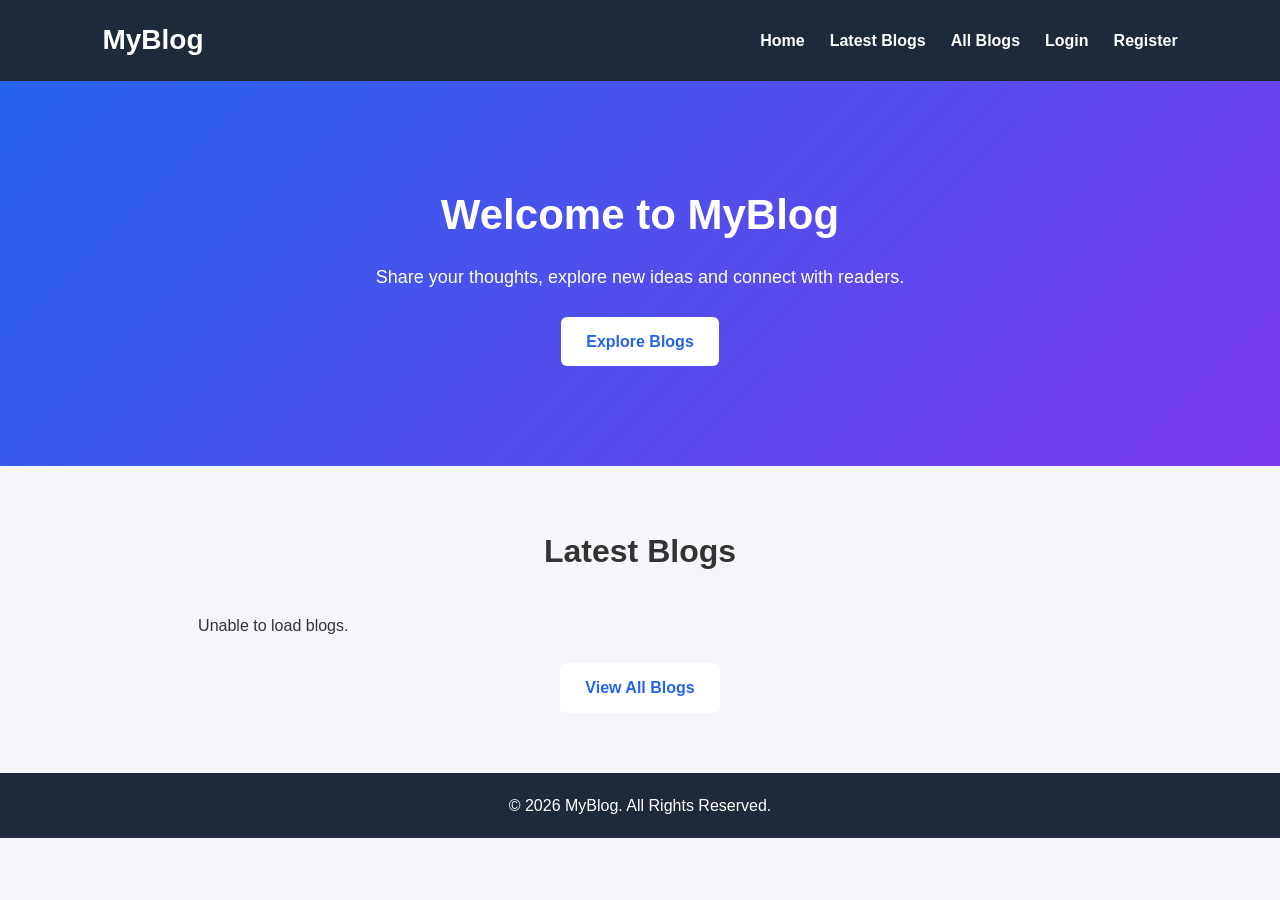
<file: index.html>
<!DOCTYPE html>
<html lang="en">

<head>
    <meta charset="UTF-8">
    <meta name="viewport" content="width=device-width, initial-scale=1.0">
    <title>MyBlog - Share Your Stories</title>

    <link rel="stylesheet" href="style.css">
</head>

<body>

    <!-- Navigation Bar -->
    <header>
        <nav class="navbar">
            <h2 class="logo">MyBlog</h2>

            <ul class="nav-links">
                <li><a href="index.html">Home</a></li>
                <li><a href="#blogs">Latest Blogs</a></li>
                <li><a href="all-blogs.html">All Blogs</a></li>
                <li><a href="login.html">Login</a></li>
                <li><a href="register.html">Register</a></li>
            </ul>
        </nav>
    </header>

    <!-- Hero Section -->
    <section class="hero">
        <h1>Welcome to MyBlog</h1>

        <p>
            Share your thoughts, explore new ideas
            and connect with readers.
        </p>

        <a href="#blogs" class="btn">Explore Blogs</a>
    </section>

    <!-- Latest Blogs Section -->
    <section class="blogs" id="blogs">

        <h2>Latest Blogs</h2>

        <div class="blog-container">
            <p>Loading latest blogs...</p>
        </div>

        <div style="text-align: center; margin-top: 25px;">
            <a href="all-blogs.html" class="btn">View All Blogs</a>
        </div>

    </section>

    <!-- Footer -->
    <footer>
        <p>&copy; 2026 MyBlog. All Rights Reserved.</p>
    </footer>

    <script src="script.js"></script>

</body>

</html>
</file>
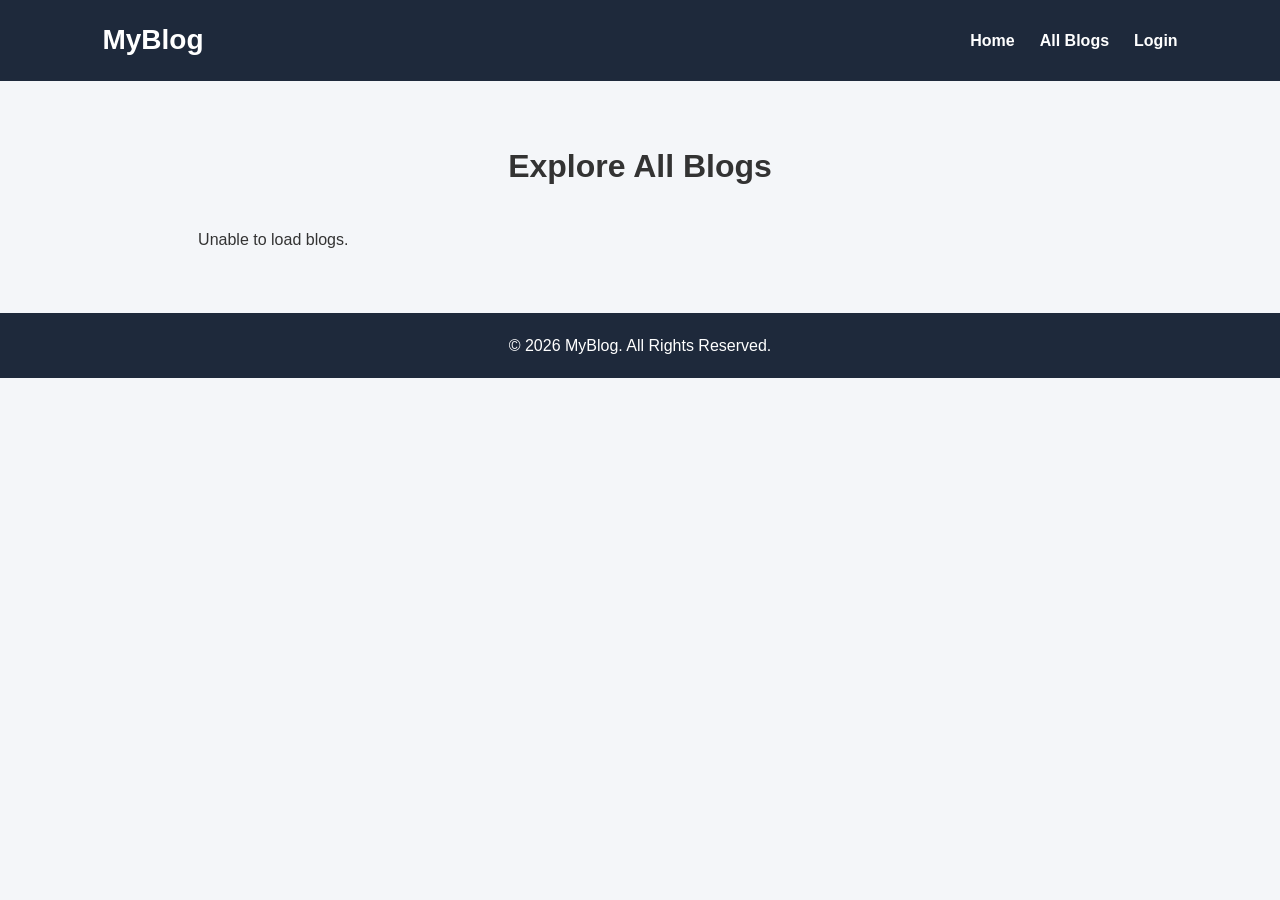
<file: all-blogs.html>
<!DOCTYPE html>
<html lang="en">

<head>
    <meta charset="UTF-8">
    <meta name="viewport" content="width=device-width, initial-scale=1.0">
    <title>All Blogs - MyBlog</title>
    <link rel="stylesheet" href="style.css">
</head>

<body>

    <header>
        <nav class="navbar">
            <h2 class="logo">MyBlog</h2>
            <ul class="nav-links">
                <li><a href="index.html">Home</a></li>
                <li><a href="all-blogs.html">All Blogs</a></li>
                <li><a href="login.html">Login</a></li>
            </ul>
        </nav>
    </header>

    <section class="blogs">
        <h2>Explore All Blogs</h2>

        <div class="blog-container all-blogs-container">
            <p>Loading blogs...</p>
        </div>
    </section>

    <footer>
        <p>&copy; 2026 MyBlog. All Rights Reserved.</p>
    </footer>

    <script src="script.js"></script>
</body>

</html>
</file>
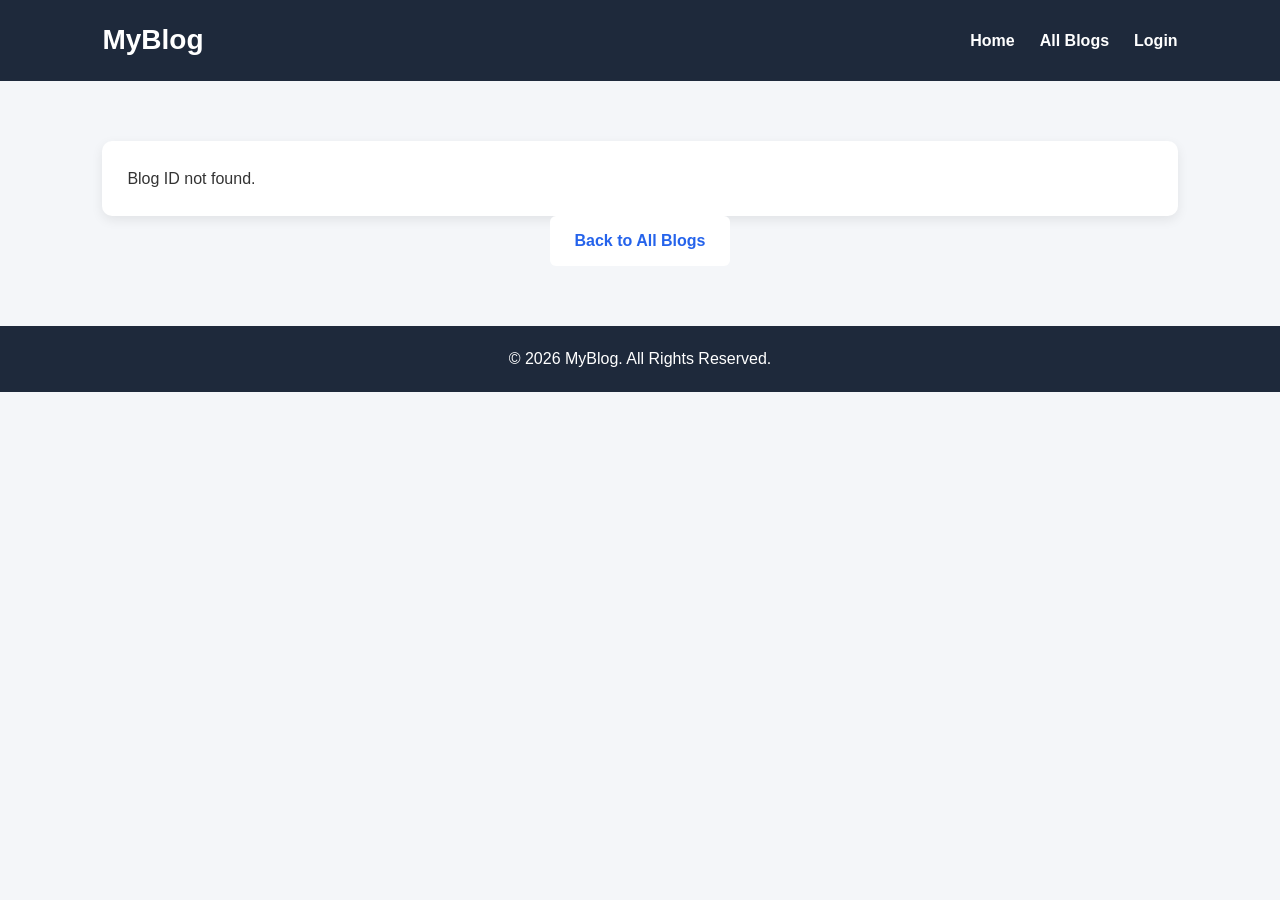
<file: blog-details.html>
<!DOCTYPE html>
<html lang="en">
<head>
    <meta charset="UTF-8">
    <meta name="viewport" content="width=device-width, initial-scale=1.0">
    <title>Blog Details - MyBlog</title>
    <link rel="stylesheet" href="style.css">
</head>
<body>

    <header>
        <nav class="navbar">
            <h2 class="logo">MyBlog</h2>
            <ul class="nav-links">
                <li><a href="index.html">Home</a></li>
                <li><a href="all-blogs.html">All Blogs</a></li>
                <li><a href="login.html">Login</a></li>
            </ul>
        </nav>
    </header>

    <section class="blogs">
        <div id="blogDetails" class="blog-card">
            <p>Loading blog details...</p>
        </div>

        <a href="all-blogs.html" class="btn">Back to All Blogs</a>
    </section>

    <footer>
        <p>&copy; 2026 MyBlog. All Rights Reserved.</p>
    </footer>

    <script src="script.js"></script>
</body>
</html>
</file>
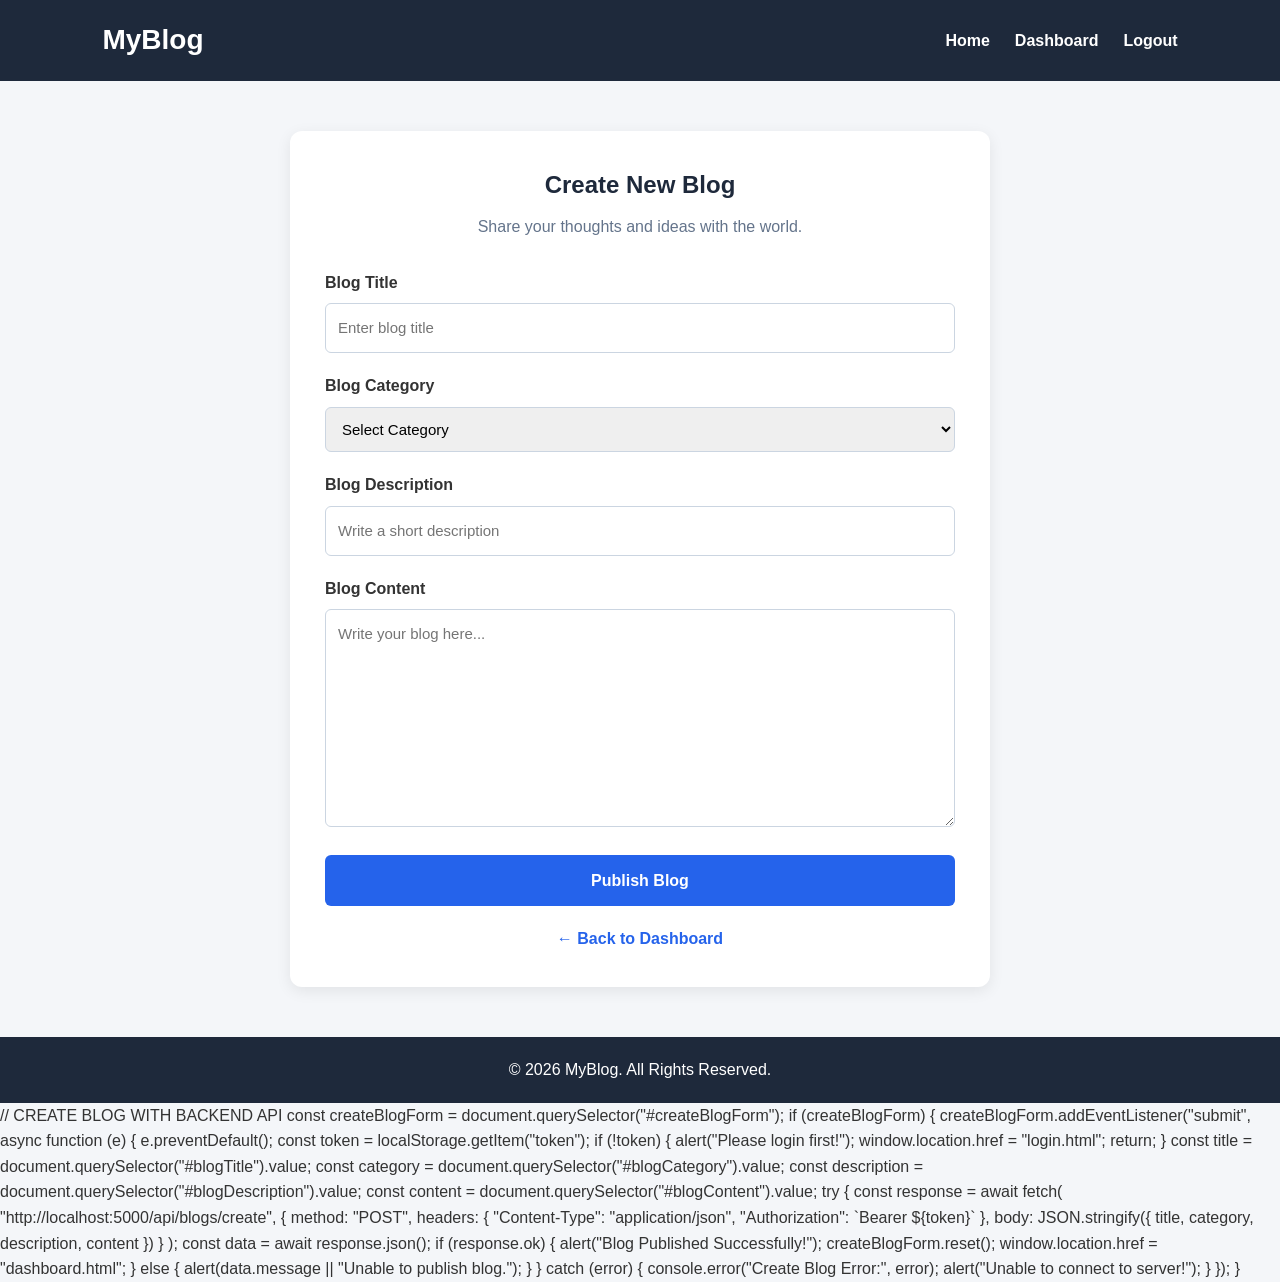
<file: create-blog.html>
<!DOCTYPE html>
<html lang="en">

<head>
    <meta charset="UTF-8">
    <meta name="viewport" content="width=device-width, initial-scale=1.0">
    <title>Create Blog - MyBlog</title>

    <link rel="stylesheet" href="style.css">
</head>

<body>

    <header>
        <nav class="navbar">
            <h2 class="logo">MyBlog</h2>

            <ul class="nav-links">
                <li><a href="index.html">Home</a></li>
                <li><a href="dashboard.html">Dashboard</a></li>
                <li><a href="login.html">Logout</a></li>
            </ul>
        </nav>
    </header>

    <section class="create-section">

        <div class="create-container">

            <h1>Create New Blog</h1>
            <p>Share your thoughts and ideas with the world.</p>

            <form id="createBlogForm">

                <div class="form-group">
                    <label for="blogTitle">Blog Title</label>
                    <input type="text" id="blogTitle" placeholder="Enter blog title" required>
                </div>

                <div class="form-group">
                    <label for="blogCategory">Blog Category</label>

                    <select id="blogCategory" required>
                        <option value="">Select Category</option>
                        <option value="Technology">Technology</option>
                        <option value="Education">Education</option>
                        <option value="Programming">Programming</option>
                        <option value="Lifestyle">Lifestyle</option>
                    </select>
                </div>

                <div class="form-group">
                    <label for="blogDescription">Blog Description</label>
                    <input type="text" id="blogDescription" placeholder="Write a short description" required>
                </div>

                <div class="form-group">
                    <label for="blogContent">Blog Content</label>
                    <textarea id="blogContent" rows="8" placeholder="Write your blog here..." required></textarea>
                </div>

                <button type="submit" class="auth-btn">
                    Publish Blog
                </button>

            </form>

            <a href="dashboard.html" class="back-link">
                ← Back to Dashboard
            </a>

        </div>

    </section>

    <footer>
        <p>&copy; 2026 MyBlog. All Rights Reserved.</p>
    </footer>

    <script src="script.js"></script>

</body>

</html>


// CREATE BLOG WITH BACKEND API
const createBlogForm = document.querySelector("#createBlogForm");

if (createBlogForm) {

createBlogForm.addEventListener("submit", async function (e) {

e.preventDefault();

const token = localStorage.getItem("token");

if (!token) {
alert("Please login first!");
window.location.href = "login.html";
return;
}

const title = document.querySelector("#blogTitle").value;
const category = document.querySelector("#blogCategory").value;
const description = document.querySelector("#blogDescription").value;
const content = document.querySelector("#blogContent").value;

try {

const response = await fetch(
"http://localhost:5000/api/blogs/create",
{
method: "POST",
headers: {
"Content-Type": "application/json",
"Authorization": `Bearer ${token}`
},
body: JSON.stringify({
title,
category,
description,
content
})
}
);

const data = await response.json();

if (response.ok) {

alert("Blog Published Successfully!");
createBlogForm.reset();
window.location.href = "dashboard.html";

} else {

alert(data.message || "Unable to publish blog.");

}

} catch (error) {

console.error("Create Blog Error:", error);
alert("Unable to connect to server!");

}

});

}
</file>
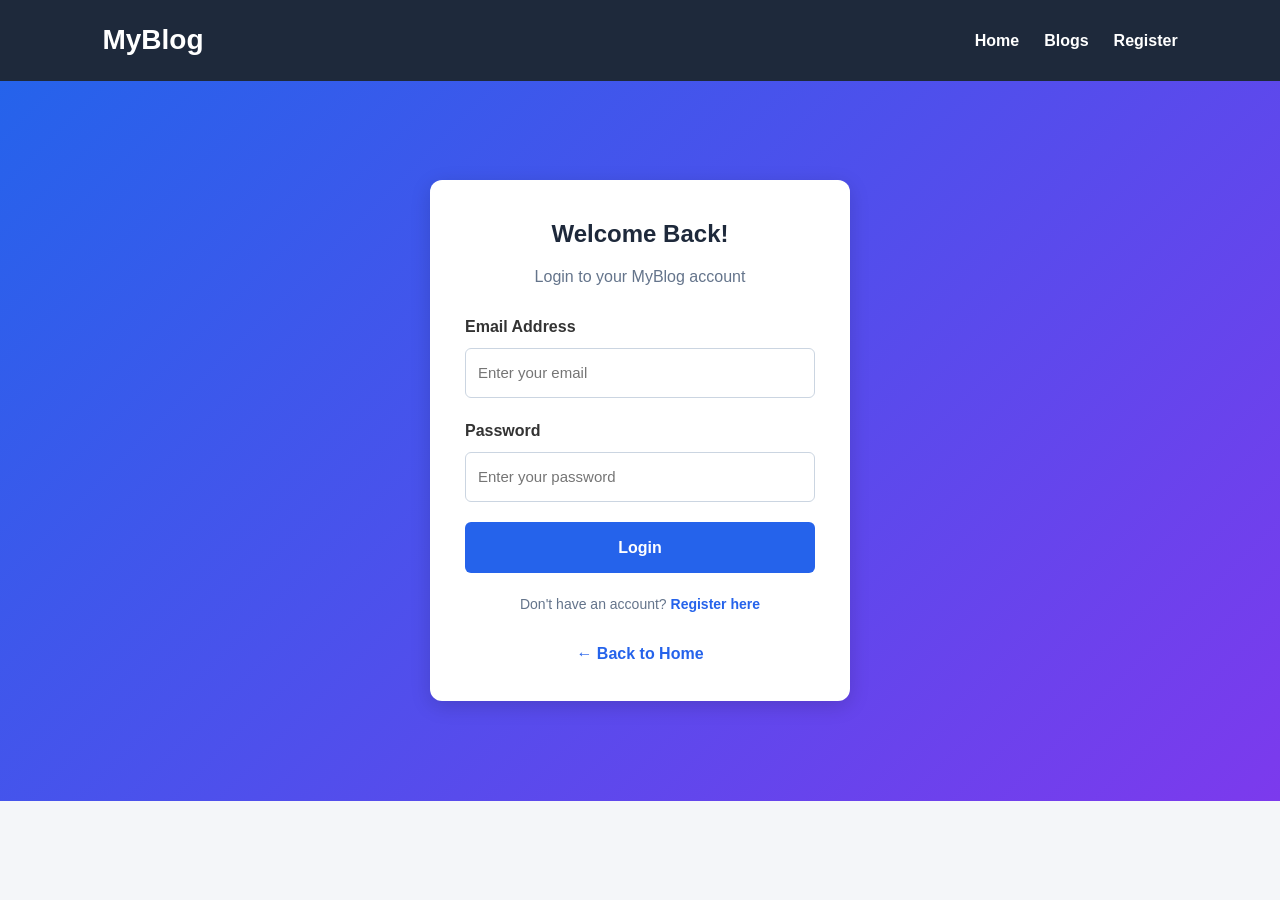
<file: dashboard.html>
<!DOCTYPE html>
<html lang="en">

<head>
    <meta charset="UTF-8">
    <meta name="viewport" content="width=device-width, initial-scale=1.0">
    <title>Dashboard - MyBlog</title>
    <link rel="stylesheet" href="style.css">
</head>

<body>

    <!-- Navigation Bar -->
    <header>
        <nav class="navbar">
            <h2 class="logo">MyBlog</h2>

            <ul class="nav-links">
                <li><a href="index.html">Home</a></li>
                <li><a href="create-blog.html">Create Blog</a></li>
                <li><a href="all-blogs.html">All Blogs</a></li>
                <li><a href="#" id="logoutBtn">Logout</a></li>
            </ul>
        </nav>
    </header>

    <!-- Dashboard Section -->
    <main class="dashboard">

        <h1>Welcome to Your Dashboard!</h1>
        <p>Manage your blogs and share your ideas.</p>

        <!-- User Profile -->
        <section class="stat-card">
            <h2>My Profile</h2>

            <p>Name: <strong id="profileName">Loading...</strong></p>

            <p>Email: <strong id="profileEmail">Loading...</strong></p>

            <p>Account Status: <strong>Logged In</strong></p>
        </section>

        <!-- Blog Statistics -->
        <div class="stats-container">

            <div class="stat-card">
                <h2 id="totalBlogs">0</h2>
                <p>Total Blogs</p>
            </div>

            <div class="stat-card">
                <h2 id="publishedBlogs">0</h2>
                <p>Published Blogs</p>
            </div>

        </div>

        <!-- My Blogs -->
        <section class="my-blogs">

            <div class="section-heading">
                <h2>My Blogs</h2>

                <a href="create-blog.html" class="create-btn">
                    + Create New Blog
                </a>
            </div>

            <div class="dashboard-blog-container">
                <p>Loading your blogs...</p>
            </div>

        </section>

    </main>

    <!-- Footer -->
    <footer>
        <p>&copy; 2026 MyBlog. All Rights Reserved.</p>
    </footer>

    <script src="script.js"></script>

</body>

</html>
</file>
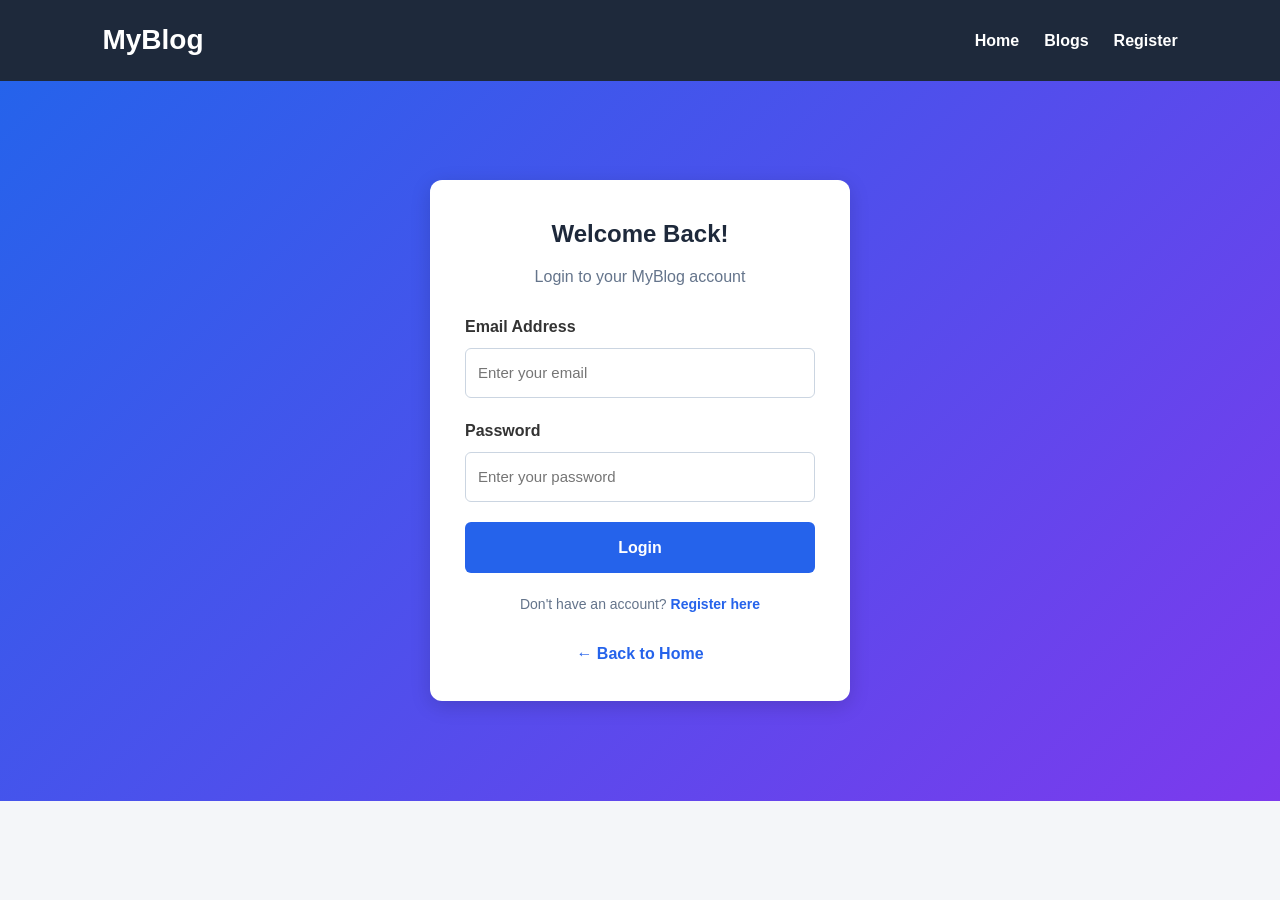
<file: login.html>
<!DOCTYPE html>
<html lang="en">

<head>
    <meta charset="UTF-8">
    <meta name="viewport" content="width=device-width, initial-scale=1.0">
    <title>Login - MyBlog</title>

    <link rel="stylesheet" href="style.css">
</head>

<body>

    <header>
        <nav class="navbar">
            <h2 class="logo">MyBlog</h2>

            <ul class="nav-links">
                <li><a href="index.html">Home</a></li>
                <li><a href="index.html#blogs">Blogs</a></li>
                <li><a href="register.html">Register</a></li>
            </ul>
        </nav>
    </header>

    <section class="auth-section">

        <div class="auth-container">

            <h1>Welcome Back!</h1>
            <p>Login to your MyBlog account</p>

            <form id="loginForm">

                <div class="form-group">
                    <label for="email">Email Address</label>
                    <input type="email" id="email" placeholder="Enter your email" required>
                </div>

                <div class="form-group">
                    <label for="password">Password</label>
                    <input type="password" id="password" placeholder="Enter your password" required>
                </div>

                <button type="submit" class="auth-btn">
                    Login
                </button>

            </form>

            <p class="auth-link">
                Don't have an account?
                <a href="register.html">Register here</a>
            </p>

            <a href="index.html" class="back-link">
                ← Back to Home
            </a>

        </div>

    </section>

    <script src="script.js"></script>

</body>

</html>
</file>
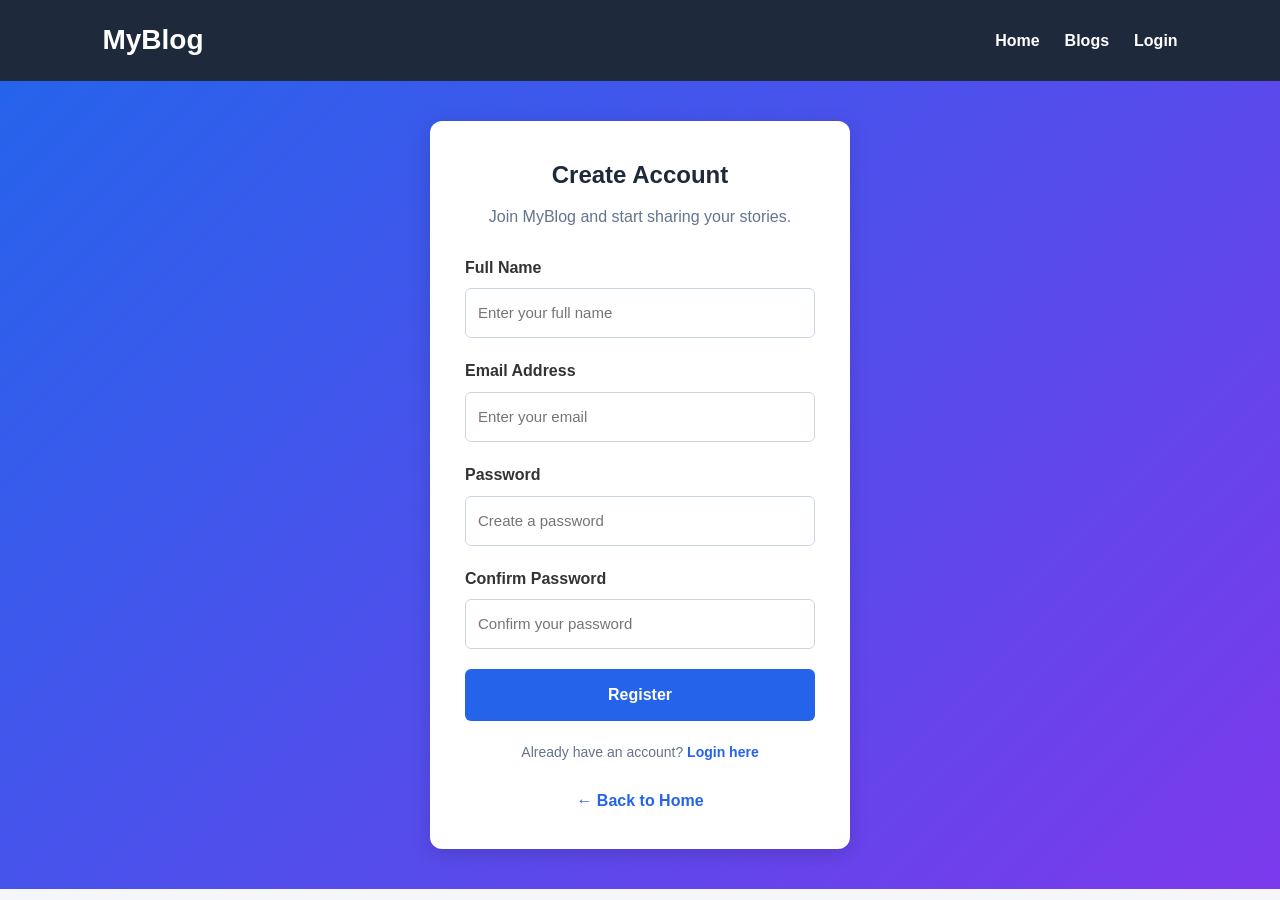
<file: register.html>
<!DOCTYPE html>
<html lang="en">

<head>
    <meta charset="UTF-8">
    <meta name="viewport" content="width=device-width, initial-scale=1.0">
    <title>Register - MyBlog</title>

    <link rel="stylesheet" href="style.css">
</head>

<body>

    <header>
        <nav class="navbar">
            <h2 class="logo">MyBlog</h2>

            <ul class="nav-links">
                <li><a href="index.html">Home</a></li>
                <li><a href="index.html#blogs">Blogs</a></li>
                <li><a href="login.html">Login</a></li>
            </ul>
        </nav>
    </header>

    <section class="auth-section">

        <div class="auth-container">

            <h1>Create Account</h1>
            <p>Join MyBlog and start sharing your stories.</p>

            <form id="registerForm">

                <div class="form-group">
                    <label for="name">Full Name</label>
                    <input type="text" id="name" placeholder="Enter your full name" required>
                </div>

                <div class="form-group">
                    <label for="regEmail">Email Address</label>
                    <input type="email" id="regEmail" placeholder="Enter your email" required>
                </div>

                <div class="form-group">
                    <label for="regPassword">Password</label>
                    <input type="password" id="regPassword" placeholder="Create a password" minlength="6" required>
                </div>

                <div class="form-group">
                    <label for="confirmPassword">Confirm Password</label>
                    <input type="password" id="confirmPassword" placeholder="Confirm your password" required>
                </div>

                <button type="submit" class="auth-btn">
                    Register
                </button>

            </form>

            <p class="auth-link">
                Already have an account?
                <a href="login.html">Login here</a>
            </p>

            <a href="index.html" class="back-link">
                ← Back to Home
            </a>

        </div>

    </section>

    <script src="script.js"></script>

</body>

</html>
</file>
<file: style.css>
/* Basic Reset */
* {
    margin: 0;
    padding: 0;
    box-sizing: border-box;
}

/* Body Styling */
body {
    font-family: Arial, sans-serif;
    background-color: #f4f6f9;
    color: #333;
    line-height: 1.6;
}

/* Navigation Bar */
header {
    background-color: #1e293b;
    padding: 18px 8%;
}

.navbar {
    display: flex;
    justify-content: space-between;
    align-items: center;
}

.logo {
    color: white;
    font-size: 28px;
}

.nav-links {
    display: flex;
    list-style: none;
    gap: 25px;
}

.nav-links a {
    color: white;
    text-decoration: none;
    font-weight: bold;
}

.nav-links a:hover {
    color: #38bdf8;
}

/* Hero Section */
.hero {
    text-align: center;
    padding: 100px 20px;
    background: linear-gradient(135deg, #2563eb, #7c3aed);
    color: white;
}

.hero h1 {
    font-size: 42px;
    margin-bottom: 15px;
}

.hero p {
    font-size: 18px;
    margin-bottom: 25px;
}

.btn {
    display: inline-block;
    background-color: white;
    color: #2563eb;
    padding: 12px 25px;
    border-radius: 6px;
    text-decoration: none;
    font-weight: bold;
}

/* Blog Section */
.blogs {
    padding: 60px 8%;
    text-align: center;
}

.blogs h2 {
    font-size: 32px;
    margin-bottom: 35px;
}

.blog-container {
    display: grid;
    grid-template-columns: repeat(3, 1fr);
    gap: 25px;
}

.blog-card {
    background-color: white;
    padding: 25px;
    border-radius: 10px;
    box-shadow: 0 4px 12px rgba(0, 0, 0, 0.08);
    text-align: left;
    transition: transform 0.3s;
}

.blog-card:hover {
    transform: translateY(-5px);
}

.blog-card h3 {
    margin-bottom: 12px;
    color: #1e293b;
}

.blog-card p {
    margin-bottom: 15px;
    color: #64748b;
}

.blog-card a {
    color: #2563eb;
    text-decoration: none;
    font-weight: bold;
}

/* Footer */
footer {
    background-color: #1e293b;
    color: white;
    text-align: center;
    padding: 20px;
}

/* Responsive Design */
@media (max-width: 768px) {

    .navbar {
        flex-direction: column;
        gap: 15px;
    }

    .nav-links {
        flex-wrap: wrap;
        justify-content: center;
        gap: 15px;
    }

    .hero h1 {
        font-size: 30px;
    }

    .blog-container {
        grid-template-columns: 1fr;
    }
}



/* Login and Register Pages */

.auth-section {
    min-height: 80vh;
    display: flex;
    justify-content: center;
    align-items: center;
    padding: 40px 20px;
    background: linear-gradient(135deg, #2563eb, #7c3aed);
}

.auth-container {
    width: 100%;
    max-width: 420px;
    background: white;
    padding: 35px;
    border-radius: 12px;
    box-shadow: 0 5px 20px rgba(0, 0, 0, 0.15);
}

.auth-container h1 {
    text-align: center;
    margin-bottom: 10px;
    color: #1e293b;
}

.auth-container>p {
    text-align: center;
    color: #64748b;
    margin-bottom: 25px;
}

.form-group {
    margin-bottom: 20px;
}

.form-group label {
    display: block;
    margin-bottom: 8px;
    font-weight: bold;
}

.form-group input {
    width: 100%;
    padding: 12px;
    border: 1px solid #cbd5e1;
    border-radius: 6px;
    font-size: 15px;
}

.form-group input:focus {
    outline: none;
    border-color: #2563eb;
}

.auth-btn {
    width: 100%;
    padding: 13px;
    background: #2563eb;
    color: white;
    border: none;
    border-radius: 6px;
    font-size: 16px;
    font-weight: bold;
    cursor: pointer;
}

.auth-btn:hover {
    background: #1d4ed8;
}

.auth-container .auth-link {
    margin-top: 20px;
    font-size: 14px;
}

.auth-link a,
.back-link {
    color: #2563eb;
    text-decoration: none;
    font-weight: bold;
}

.back-link {
    display: block;
    text-align: center;
    margin-top: 20px;
}


/* Dashboard Page */

.dashboard {
    min-height: 80vh;
    padding: 50px 8%;
    background-color: #f4f6f9;
}

.dashboard>h1 {
    color: #1e293b;
    margin-bottom: 10px;
}

.dashboard>p {
    color: #64748b;
    margin-bottom: 35px;
}

.stats-container {
    display: grid;
    grid-template-columns: repeat(2, 1fr);
    gap: 25px;
    margin-bottom: 45px;
}

.stat-card {
    background: white;
    padding: 30px;
    border-radius: 10px;
    text-align: center;
    box-shadow: 0 4px 12px rgba(0, 0, 0, 0.08);
}

.stat-card h2 {
    color: #2563eb;
    font-size: 35px;
}

.stat-card p {
    color: #64748b;
}

.section-heading {
    display: flex;
    justify-content: space-between;
    align-items: center;
    gap: 15px;
    margin-bottom: 25px;
}

.create-btn {
    background: #2563eb;
    color: white;
    padding: 12px 18px;
    border-radius: 6px;
    text-decoration: none;
    font-weight: bold;
}

.dashboard-blog-container {
    display: grid;
    grid-template-columns: repeat(3, 1fr);
    gap: 20px;
}

.dashboard-blog-card {
    background: white;
    padding: 25px;
    border-radius: 10px;
    box-shadow: 0 4px 12px rgba(0, 0, 0, 0.08);
}

.dashboard-blog-card h3 {
    margin-bottom: 12px;
    color: #1e293b;
}

.dashboard-blog-card p {
    color: #64748b;
    margin-bottom: 15px;
}

.dashboard-blog-card span {
    color: #16a34a;
    font-weight: bold;
    font-size: 14px;
}

@media (max-width: 768px) {

    .stats-container {
        grid-template-columns: 1fr;
    }

    .dashboard-blog-container {
        grid-template-columns: 1fr;
    }

    .section-heading {
        flex-direction: column;
        align-items: flex-start;
    }
}


/* Create Blog Page */

.create-section {
    min-height: 80vh;
    padding: 50px 20px;
    background-color: #f4f6f9;
    display: flex;
    justify-content: center;
    align-items: center;
}

.create-container {
    width: 100%;
    max-width: 700px;
    background-color: white;
    padding: 35px;
    border-radius: 12px;
    box-shadow: 0 4px 15px rgba(0, 0, 0, 0.08);
}

.create-container h1 {
    text-align: center;
    color: #1e293b;
    margin-bottom: 10px;
}

.create-container>p {
    text-align: center;
    color: #64748b;
    margin-bottom: 30px;
}

.create-container select,
.create-container textarea {
    width: 100%;
    padding: 12px;
    border: 1px solid #cbd5e1;
    border-radius: 6px;
    font-size: 15px;
    font-family: Arial, sans-serif;
}

.create-container select:focus,
.create-container textarea:focus {
    outline: none;
    border-color: #2563eb;
}

.create-container textarea {
    resize: vertical;
}

@media (max-width: 768px) {
    .create-container {
        padding: 22px;
    }
}


/* MODULE 6 - UI IMPROVEMENTS */

/* Smooth Experience */
html {
    scroll-behavior: smooth;
}

button,
input,
select,
textarea {
    font: inherit;
}

a,
button {
    transition: all 0.3s ease;
}

button:hover,
.create-btn:hover,
.btn:hover {
    transform: translateY(-2px);
}

/* Better Blog Cards */
.blog-card,
.dashboard-blog-card,
.stat-card {
    transition: transform 0.3s ease, box-shadow 0.3s ease;
}

.blog-card:hover,
.dashboard-blog-card:hover,
.stat-card:hover {
    transform: translateY(-4px);
    box-shadow: 0 8px 22px rgba(0, 0, 0, 0.12);
}

/* Better Form Fields */
input,
select,
textarea {
    max-width: 100%;
}

input:focus,
select:focus,
textarea:focus {
    outline: none;
    border-color: #2563eb;
    box-shadow: 0 0 0 3px rgba(37, 99, 235, 0.12);
}

/* Tablet Responsive */
@media (max-width: 992px) {

    .blog-container,
    .dashboard-blog-container {
        grid-template-columns: repeat(2, 1fr);
    }

    header {
        padding: 18px 5%;
    }

    .dashboard {
        padding: 40px 5%;
    }
}

/* Mobile Responsive */
@media (max-width: 600px) {
    header {
        padding: 16px 15px;
    }

    .navbar {
        flex-direction: column;
        gap: 15px;
    }

    .logo {
        font-size: 25px;
    }

    .nav-links {
        width: 100%;
        justify-content: center;
        flex-wrap: wrap;
        gap: 12px 18px;
    }

    .nav-links a {
        font-size: 14px;
    }

    .hero {
        padding: 65px 18px;
    }

    .hero h1 {
        font-size: 29px;
    }

    .hero p {
        font-size: 16px;
    }

    .blogs {
        padding: 40px 18px;
    }

    .blog-container,
    .dashboard-blog-container,
    .stats-container {
        grid-template-columns: 1fr;
    }

    .dashboard {
        padding: 35px 18px;
    }

    .dashboard>h1 {
        font-size: 27px;
    }

    .section-heading {
        flex-direction: column;
        align-items: flex-start;
    }

    .create-btn {
        display: inline-block;
    }

    .auth-container,
    .create-container {
        padding: 22px;
    }

    .create-section {
        padding: 30px 15px;
    }

    .stat-card {
        padding: 25px 18px;
    }

    footer {
        font-size: 14px;
        padding: 18px 12px;
    }
}

/* Small Mobile Devices */
@media (max-width: 360px) {
    .nav-links {
        gap: 10px;
    }

    .nav-links a {
        font-size: 12px;
    }

    .hero h1 {
        font-size: 25px;
    }

    .auth-container,
    .create-container {
        padding: 18px;
    }
}
</file>
